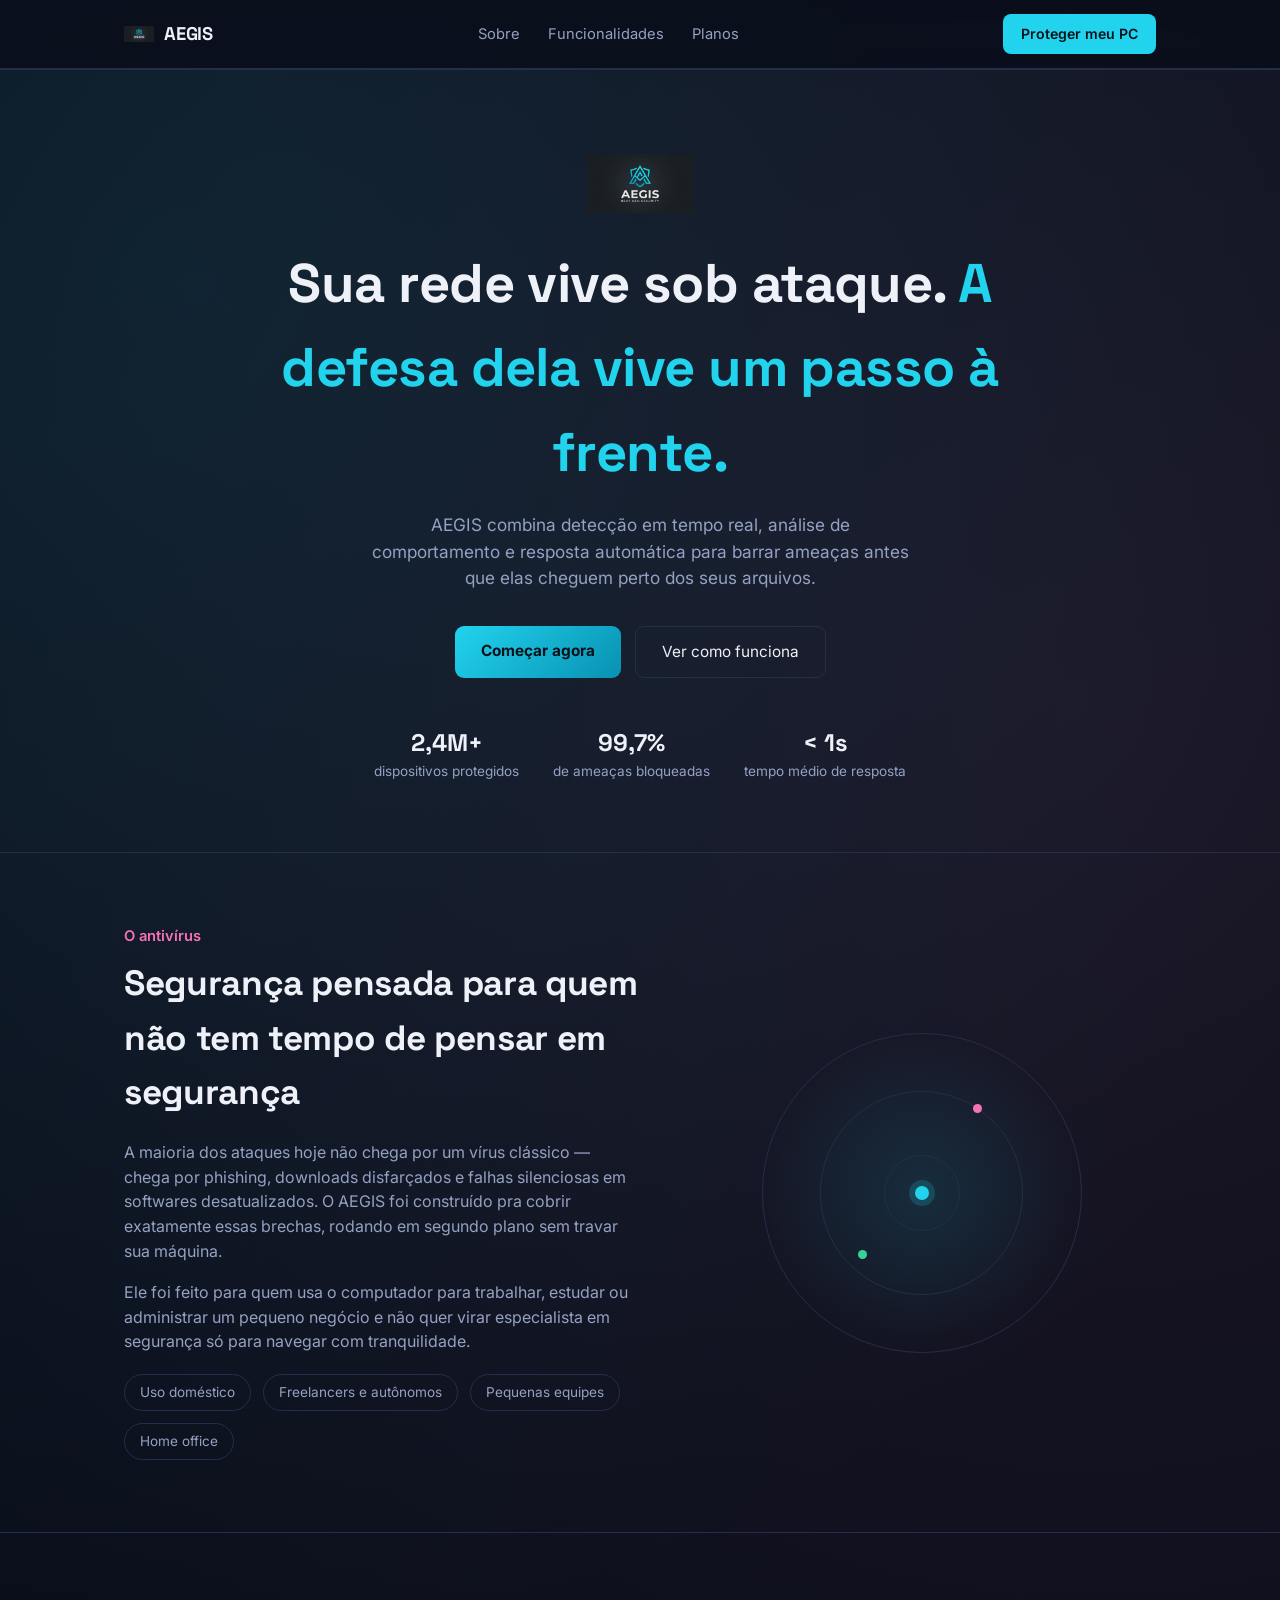
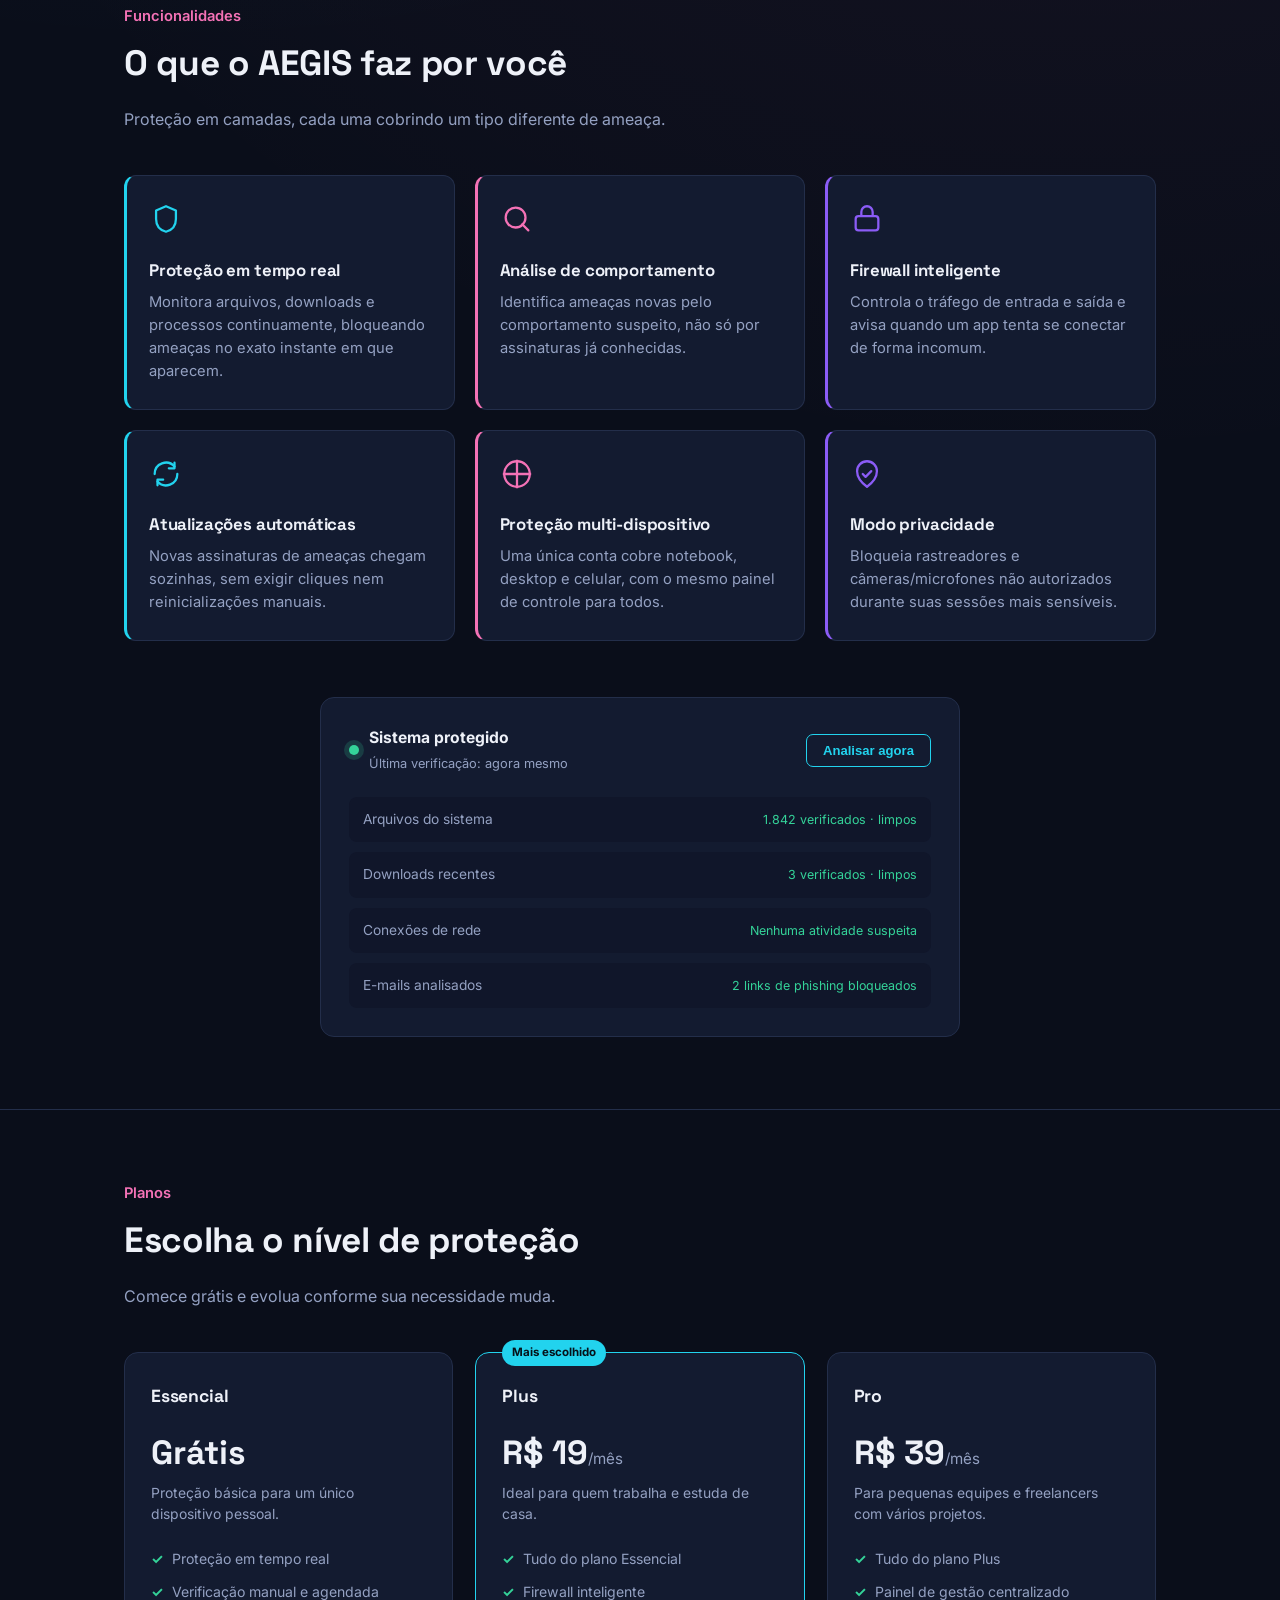
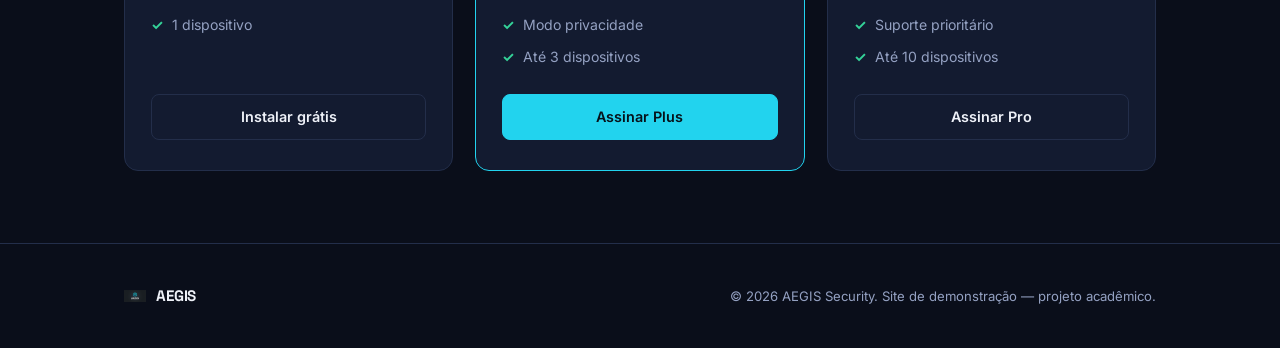
<file: aegis-site/index.html>
<!DOCTYPE html>
<html lang="pt-BR">
<head>
<meta charset="UTF-8">
<meta name="viewport" content="width=device-width, initial-scale=1, viewport-fit=cover">
<title>AEGIS — Next-Gen Security</title>
<link rel="preconnect" href="https://fonts.googleapis.com">
<link rel="preconnect" href="https://fonts.gstatic.com" crossorigin>
<link href="https://fonts.googleapis.com/css2?family=Space+Grotesk:wght@400;500;600;700&family=Inter:wght@400;500;600;700&display=swap" rel="stylesheet">
<link rel="stylesheet" href="assets/css/style.css">
</head>
<body>

<header>
  <nav class="wrap">
    <div class="brand-mark"><img src="assets/img/logo.jpg" alt="AEGIS"><span class="brand">AEGIS</span></div>
    <div class="navlinks">
      <a href="#sobre">Sobre</a>
      <a href="#funcionalidades">Funcionalidades</a>
      <a href="#planos">Planos</a>
    </div>
    <a class="nav-cta" href="#planos">Proteger meu PC</a>
  </nav>
</header>

<section class="hero">
  <div class="wrap">
    <img class="logo" src="assets/img/logo.jpg" alt="Logo AEGIS">
    <h1>Sua rede vive sob ataque. <span class="accent">A defesa dela vive um passo à frente.</span></h1>
    <p class="lede">AEGIS combina detecção em tempo real, análise de comportamento e resposta automática para barrar ameaças antes que elas cheguem perto dos seus arquivos.</p>
    <div class="hero-ctas">
      <a class="btn-primary" href="#planos">Começar agora</a>
      <a class="btn-ghost" href="#funcionalidades">Ver como funciona</a>
    </div>
    <div class="trust-row">
      <div><strong>2,4M+</strong>dispositivos protegidos</div>
      <div><strong>99,7%</strong>de ameaças bloqueadas</div>
      <div><strong>&lt; 1s</strong>tempo médio de resposta</div>
    </div>
  </div>
</section>

<section id="sobre">
  <div class="wrap about-grid">
    <div class="about-text">
      <div class="section-head" style="margin-bottom:20px">
        <div class="kicker">O antivírus</div>
        <h2>Segurança pensada para quem não tem tempo de pensar em segurança</h2>
      </div>
      <p>A maioria dos ataques hoje não chega por um vírus clássico — chega por phishing, downloads disfarçados e falhas silenciosas em softwares desatualizados. O AEGIS foi construído pra cobrir exatamente essas brechas, rodando em segundo plano sem travar sua máquina.</p>
      <p>Ele foi feito para quem usa o computador para trabalhar, estudar ou administrar um pequeno negócio e não quer virar especialista em segurança só para navegar com tranquilidade.</p>
      <div class="about-audience">
        <span class="pill">Uso doméstico</span>
        <span class="pill">Freelancers e autônomos</span>
        <span class="pill">Pequenas equipes</span>
        <span class="pill">Home office</span>
      </div>
    </div>
    <div class="radar">
      <div class="core"></div>
      <div class="blip b1"></div>
      <div class="blip b2"></div>
    </div>
  </div>
</section>

<section id="funcionalidades">
  <div class="wrap">
    <div class="section-head">
      <div class="kicker">Funcionalidades</div>
      <h2>O que o AEGIS faz por você</h2>
      <p>Proteção em camadas, cada uma cobrindo um tipo diferente de ameaça.</p>
    </div>
    <div class="feature-grid">
      <div class="feature-card">
        <svg class="fi" viewBox="0 0 24 24" fill="none"><path d="M12 3l7 3v6c0 5-3.2 8-7 9-3.8-1-7-4-7-9V6l7-3z" stroke="#22d3ee" stroke-width="1.6" stroke-linejoin="round"/></svg>
        <h3>Proteção em tempo real</h3>
        <p>Monitora arquivos, downloads e processos continuamente, bloqueando ameaças no exato instante em que aparecem.</p>
      </div>
      <div class="feature-card">
        <svg class="fi" viewBox="0 0 24 24" fill="none"><circle cx="11" cy="11" r="7" stroke="#f472b6" stroke-width="1.6"/><path d="M20 20l-4.3-4.3" stroke="#f472b6" stroke-width="1.6" stroke-linecap="round"/></svg>
        <h3>Análise de comportamento</h3>
        <p>Identifica ameaças novas pelo comportamento suspeito, não só por assinaturas já conhecidas.</p>
      </div>
      <div class="feature-card">
        <svg class="fi" viewBox="0 0 24 24" fill="none"><rect x="4" y="10" width="16" height="10" rx="2" stroke="#8b5cf6" stroke-width="1.6"/><path d="M8 10V7a4 4 0 018 0v3" stroke="#8b5cf6" stroke-width="1.6"/></svg>
        <h3>Firewall inteligente</h3>
        <p>Controla o tráfego de entrada e saída e avisa quando um app tenta se conectar de forma incomum.</p>
      </div>
      <div class="feature-card">
        <svg class="fi" viewBox="0 0 24 24" fill="none"><path d="M4 12a8 8 0 0114-5.3M20 12a8 8 0 01-14 5.3" stroke="#22d3ee" stroke-width="1.6" stroke-linecap="round"/><path d="M18 4v4h-4M6 20v-4h4" stroke="#22d3ee" stroke-width="1.6" stroke-linecap="round" stroke-linejoin="round"/></svg>
        <h3>Atualizações automáticas</h3>
        <p>Novas assinaturas de ameaças chegam sozinhas, sem exigir cliques nem reinicializações manuais.</p>
      </div>
      <div class="feature-card">
        <svg class="fi" viewBox="0 0 24 24" fill="none"><path d="M12 2v20M2 12h20" stroke="#f472b6" stroke-width="1.6"/><circle cx="12" cy="12" r="9" stroke="#f472b6" stroke-width="1.6"/></svg>
        <h3>Proteção multi-dispositivo</h3>
        <p>Uma única conta cobre notebook, desktop e celular, com o mesmo painel de controle para todos.</p>
      </div>
      <div class="feature-card">
        <svg class="fi" viewBox="0 0 24 24" fill="none"><path d="M12 21c4-3 7-6.5 7-11a7 7 0 10-14 0c0 4.5 3 8 7 11z" stroke="#8b5cf6" stroke-width="1.6" stroke-linejoin="round"/><path d="M9 12l2 2 4-4" stroke="#8b5cf6" stroke-width="1.6" stroke-linecap="round" stroke-linejoin="round"/></svg>
        <h3>Modo privacidade</h3>
        <p>Bloqueia rastreadores e câmeras/microfones não autorizados durante suas sessões mais sensíveis.</p>
      </div>
    </div>

    <div class="demo-panel">
      <div class="row1">
        <div class="status">
          <div class="dot"></div>
          <div class="status-text"><strong>Sistema protegido</strong><span>Última verificação: agora mesmo</span></div>
        </div>
        <button class="scan-btn">Analisar agora</button>
      </div>
      <div class="demo-list">
        <div class="demo-item"><span class="name">Arquivos do sistema</span><span class="ok">1.842 verificados · limpos</span></div>
        <div class="demo-item"><span class="name">Downloads recentes</span><span class="ok">3 verificados · limpos</span></div>
        <div class="demo-item"><span class="name">Conexões de rede</span><span class="ok">Nenhuma atividade suspeita</span></div>
        <div class="demo-item"><span class="name">E-mails analisados</span><span class="ok">2 links de phishing bloqueados</span></div>
      </div>
    </div>
  </div>
</section>

<section id="planos">
  <div class="wrap">
    <div class="section-head">
      <div class="kicker">Planos</div>
      <h2>Escolha o nível de proteção</h2>
      <p>Comece grátis e evolua conforme sua necessidade muda.</p>
    </div>
    <div class="price-grid">
      <div class="price-card">
        <h3>Essencial</h3>
        <div class="price">Grátis</div>
        <div class="desc">Proteção básica para um único dispositivo pessoal.</div>
        <ul>
          <li>Proteção em tempo real</li>
          <li>Verificação manual e agendada</li>
          <li>1 dispositivo</li>
        </ul>
        <a class="price-cta" href="#">Instalar grátis</a>
      </div>
      <div class="price-card featured">
        <h3>Plus</h3>
        <div class="price">R$ 19<span>/mês</span></div>
        <div class="desc">Ideal para quem trabalha e estuda de casa.</div>
        <ul>
          <li>Tudo do plano Essencial</li>
          <li>Firewall inteligente</li>
          <li>Modo privacidade</li>
          <li>Até 3 dispositivos</li>
        </ul>
        <a class="price-cta" href="#">Assinar Plus</a>
      </div>
      <div class="price-card">
        <h3>Pro</h3>
        <div class="price">R$ 39<span>/mês</span></div>
        <div class="desc">Para pequenas equipes e freelancers com vários projetos.</div>
        <ul>
          <li>Tudo do plano Plus</li>
          <li>Painel de gestão centralizado</li>
          <li>Suporte prioritário</li>
          <li>Até 10 dispositivos</li>
        </ul>
        <a class="price-cta" href="#">Assinar Pro</a>
      </div>
    </div>
  </div>
</section>

<footer>
  <div class="wrap">
    <div class="brand-mark"><img src="assets/img/logo.jpg" alt="AEGIS"><span class="brand">AEGIS</span></div>
    <div class="fine">© 2026 AEGIS Security. Site de demonstração — projeto acadêmico.</div>
  </div>
</footer>

</body>
</html>
</file>
<file: aegis-site/assets/css/style.css>
:root {
    --bg: #0a0e1a;
    --bg-2: #10162a;
    --card: #131b30;
    --line: #232e4a;
    --cyan: #22d3ee;
    --cyan-dim: #0e7490;
    --magenta: #f472b6;
    --violet: #8b5cf6;
    --green: #34d399;
    --text: #eef1f8;
    --text-dim: #94a1c2;
    box-sizing: border-box;
    padding-top: env(safe-area-inset-top, 0px);
    padding-bottom: env(safe-area-inset-bottom, 0px);
  }
  html { scroll-padding-top: env(safe-area-inset-top, 0px); scroll-behavior: smooth; }
  * { box-sizing: border-box; }
  body {
    margin: 0;
    background: var(--bg);
    color: var(--text);
    font-family: 'Inter', sans-serif;
    line-height: 1.55;
    -webkit-font-smoothing: antialiased;
  }
  h1, h2, h3, .brand {
    font-family: 'Space Grotesk', sans-serif;
    margin: 0;
    letter-spacing: -0.01em;
  }
  img { max-width: 100%; display: block; }
  .wrap { max-width: 1080px; margin: 0 auto; padding: 0 24px; }
  a { color: inherit; }

  /* background texture */
  body {
    background-image:
      radial-gradient(circle at 15% 8%, rgba(34,211,238,0.10), transparent 40%),
      radial-gradient(circle at 85% 20%, rgba(244,114,182,0.08), transparent 45%);
    background-repeat: no-repeat;
  }

  /* Nav */
  header {
    position: sticky; top: 0; z-index: 20;
    padding-top: env(safe-area-inset-top, 0px);
    background: rgba(10,14,26,0.85);
    backdrop-filter: blur(10px);
    border-bottom: 1px solid var(--line);
  }
  nav.wrap { display: flex; align-items: center; justify-content: space-between; height: 68px; }
  .brand-mark { display: flex; align-items: center; gap: 10px; }
  .brand-mark img { width: 30px; height: 30px; object-fit: contain; }
  .brand { font-size: 1.15rem; font-weight: 700; }
  .navlinks { display: flex; gap: 28px; font-size: 0.92rem; color: var(--text-dim); }
  .navlinks a { text-decoration: none; transition: color .15s; }
  .navlinks a:hover { color: var(--cyan); }
  .nav-cta {
    background: var(--cyan); color: #06121a; font-weight: 600; font-size: 0.88rem;
    padding: 9px 18px; border-radius: 8px; text-decoration: none;
  }
  @media (max-width: 720px) { .navlinks { display: none; } }

  /* Hero */
  .hero { padding: 84px 0 70px; text-align: center; }
  .hero img.logo { width: 108px; margin: 0 auto 28px; }
  .hero h1 {
    font-size: clamp(2.1rem, 5vw, 3.4rem);
    font-weight: 700;
    max-width: 760px;
    margin: 0 auto 18px;
  }
  .hero h1 .accent { color: var(--cyan); }
  .hero p.lede {
    max-width: 540px; margin: 0 auto 34px;
    color: var(--text-dim); font-size: 1.08rem;
  }
  .hero-ctas { display: flex; gap: 14px; justify-content: center; flex-wrap: wrap; }
  .btn-primary {
    background: linear-gradient(135deg, var(--cyan), #0891b2);
    color: #06121a; font-weight: 700; padding: 13px 26px; border-radius: 9px;
    text-decoration: none; font-size: 0.96rem;
  }
  .btn-ghost {
    border: 1px solid var(--line); color: var(--text); padding: 13px 26px;
    border-radius: 9px; text-decoration: none; font-size: 0.96rem;
  }
  .trust-row {
    margin-top: 46px; display: flex; gap: 34px; justify-content: center;
    flex-wrap: wrap; color: var(--text-dim); font-size: 0.85rem;
  }
  .trust-row strong { color: var(--text); display: block; font-size: 1.5rem; font-family: 'Space Grotesk'; }

  section { padding: 72px 0; border-top: 1px solid var(--line); }
  .section-head { max-width: 560px; margin-bottom: 44px; }
  .section-head .kicker { color: var(--magenta); font-weight: 600; font-size: 0.92rem; margin-bottom: 8px; }
  .section-head h2 { font-size: clamp(1.6rem, 3vw, 2.2rem); font-weight: 700; margin-bottom: 12px; }
  .section-head p { color: var(--text-dim); }

  /* Sobre */
  .about-grid { display: grid; grid-template-columns: 1.1fr 1fr; gap: 48px; align-items: center; }
  @media (max-width: 800px) { .about-grid { grid-template-columns: 1fr; } }
  .about-text p { color: var(--text-dim); margin: 0 0 16px; }
  .about-audience { display: flex; gap: 12px; flex-wrap: wrap; margin-top: 20px; }
  .pill {
    border: 1px solid var(--line); border-radius: 100px; padding: 7px 15px;
    font-size: 0.85rem; color: var(--text-dim);
  }
  .radar {
    position: relative; width: 100%; aspect-ratio: 1; max-width: 320px; margin: 0 auto;
    border-radius: 50%;
    background: radial-gradient(circle, rgba(34,211,238,0.12) 0%, transparent 70%);
    border: 1px solid var(--line);
    display: flex; align-items: center; justify-content: center;
  }
  .radar::before, .radar::after {
    content: ''; position: absolute; border-radius: 50%; border: 1px solid var(--line);
  }
  .radar::before { inset: 18%; }
  .radar::after { inset: 38%; }
  .radar .core {
    width: 14px; height: 14px; border-radius: 50%; background: var(--cyan);
    box-shadow: 0 0 0 6px rgba(34,211,238,0.18);
  }
  .radar .blip {
    position: absolute; width: 9px; height: 9px; border-radius: 50%; background: var(--magenta);
  }
  .radar .blip.b1 { top: 22%; left: 66%; }
  .radar .blip.b2 { top: 68%; left: 30%; background: var(--green); }

  /* Features */
  .feature-grid { display: grid; grid-template-columns: repeat(3, 1fr); gap: 20px; margin-bottom: 56px; }
  @media (max-width: 800px) { .feature-grid { grid-template-columns: 1fr; } }
  .feature-card {
    background: var(--card); border: 1px solid var(--line); border-radius: 12px;
    padding: 26px 22px; border-left: 3px solid var(--cyan);
  }
  .feature-card:nth-child(2) { border-left-color: var(--magenta); }
  .feature-card:nth-child(3) { border-left-color: var(--violet); }
  .feature-card:nth-child(5) { border-left-color: var(--magenta); }
  .feature-card:nth-child(6) { border-left-color: var(--violet); }
  .feature-card h3 { font-size: 1.05rem; margin-bottom: 8px; }
  .feature-card p { color: var(--text-dim); font-size: 0.92rem; margin: 0; }
  .fi { width: 34px; height: 34px; margin-bottom: 14px; }

  /* Demo panel */
  .demo-panel {
    background: var(--card); border: 1px solid var(--line); border-radius: 14px;
    padding: 28px; max-width: 640px; margin: 0 auto;
  }
  .demo-panel .row1 { display: flex; align-items: center; justify-content: space-between; margin-bottom: 22px; }
  .demo-panel .status { display: flex; align-items: center; gap: 10px; }
  .dot { width: 10px; height: 10px; border-radius: 50%; background: var(--green); box-shadow: 0 0 0 5px rgba(52,211,153,0.18); }
  .demo-panel .status-text strong { display: block; font-size: 0.98rem; }
  .demo-panel .status-text span { color: var(--text-dim); font-size: 0.8rem; }
  .scan-btn { background: transparent; border: 1px solid var(--cyan); color: var(--cyan); padding: 8px 16px; border-radius: 7px; font-size: 0.82rem; font-weight: 600; }
  .demo-list { display: flex; flex-direction: column; gap: 10px; }
  .demo-item {
    display: flex; justify-content: space-between; align-items: center;
    padding: 12px 14px; background: var(--bg-2); border-radius: 8px; font-size: 0.86rem;
  }
  .demo-item .ok { color: var(--green); font-size: 0.78rem; }
  .demo-item .name { color: var(--text-dim); }

  /* Pricing */
  .price-grid { display: grid; grid-template-columns: repeat(3, 1fr); gap: 22px; }
  @media (max-width: 860px) { .price-grid { grid-template-columns: 1fr; } }
  .price-card {
    background: var(--card); border: 1px solid var(--line); border-radius: 14px; padding: 30px 26px;
    display: flex; flex-direction: column;
  }
  .price-card.featured { border-color: var(--cyan); position: relative; }
  .price-card.featured::before {
    content: 'Mais escolhido'; position: absolute; top: -13px; left: 26px;
    background: var(--cyan); color: #06121a; font-size: 0.72rem; font-weight: 700;
    padding: 4px 10px; border-radius: 100px;
  }
  .price-card h3 { font-size: 1.1rem; margin-bottom: 6px; }
  .price-card .price { font-family: 'Space Grotesk'; font-size: 2.1rem; font-weight: 700; margin: 10px 0 4px; }
  .price-card .price span { font-size: 0.95rem; color: var(--text-dim); font-family: 'Inter'; font-weight: 400; }
  .price-card .desc { color: var(--text-dim); font-size: 0.87rem; margin-bottom: 22px; }
  .price-card ul { list-style: none; padding: 0; margin: 0 0 26px; display: flex; flex-direction: column; gap: 11px; }
  .price-card li { font-size: 0.88rem; color: var(--text-dim); display: flex; gap: 9px; align-items: flex-start; }
  .price-card li::before { content: '✓'; color: var(--green); font-weight: 700; flex-shrink: 0; }
  .price-cta {
    margin-top: auto; text-align: center; padding: 11px; border-radius: 8px;
    text-decoration: none; font-weight: 600; font-size: 0.9rem;
    border: 1px solid var(--line); color: var(--text);
  }
  .price-card.featured .price-cta { background: var(--cyan); color: #06121a; border-color: var(--cyan); }

  footer {
    border-top: 1px solid var(--line); padding: 40px 0;
    padding-bottom: calc(40px + env(safe-area-inset-bottom, 0px));
  }
  footer .wrap { display: flex; justify-content: space-between; align-items: center; flex-wrap: wrap; gap: 16px; }
  footer .brand-mark img { width: 22px; height: 22px; }
  footer .brand { font-size: 0.95rem; }
  footer .fine { color: var(--text-dim); font-size: 0.82rem; }
</file>
